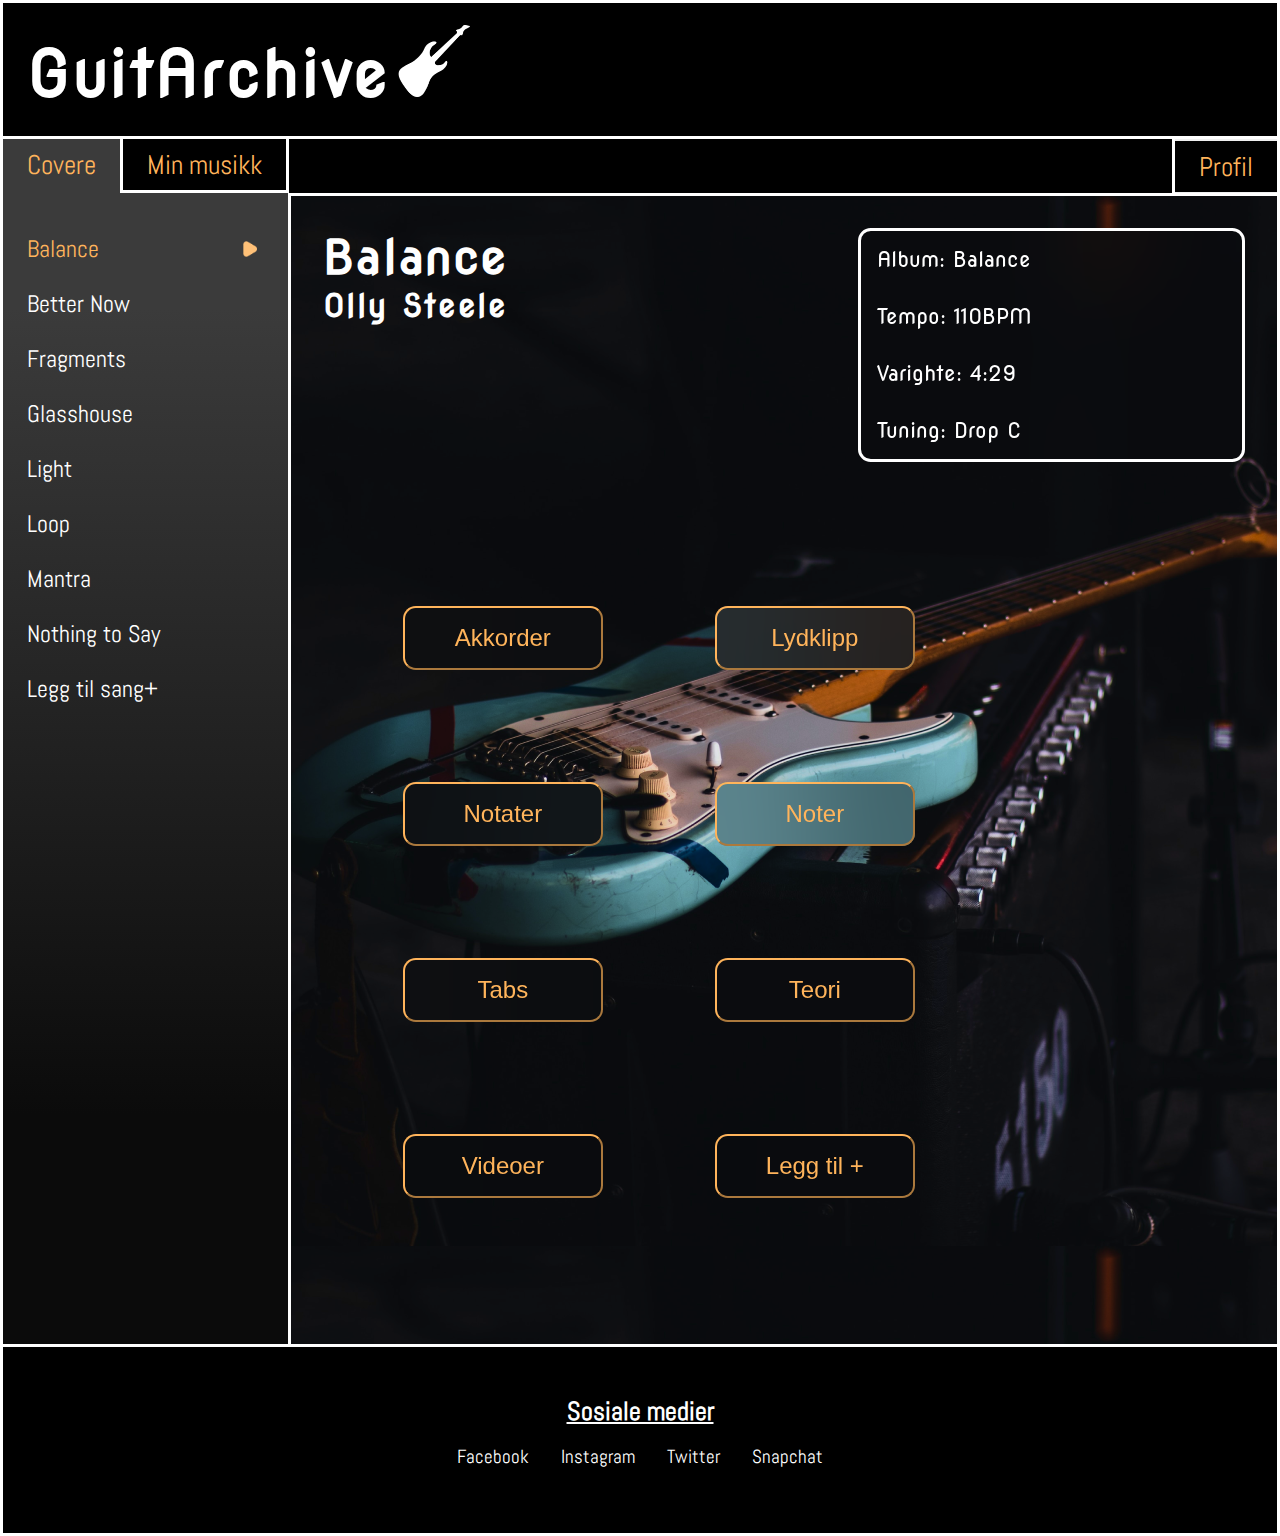
<file: index.html>
<!DOCTYPE html>
<html lang="en">

<head>
    <meta charset="UTF-8">
    <meta http-equiv="X-UA-Compatible" content="IE=edge">
    <meta name="viewport" content="width=device-width, initial-scale=1.0">
    <title>Covere</title>

    <!--Link to css-->
    <link rel="stylesheet" href="css/reset.css">
    <link rel="stylesheet" href="css/style.css">
</head>

<body>

    <header>
        <div class="logoFlex">
            <h1>GuitArchive</h1>
            <img src="./assets/guitarIcon.png" alt="Img of a guitar" class="guitarIcon">
        </div>
        <nav class="navTop">
            <ul class="navTopUl">
                <li class="coversLiA covereGray"><a href="./covere.html">Covere</a></li>
                <li class="minMusikkLiA minMusikkBlack"><a href="./minmusikk.html">Min musikk</a></li>
            </ul>
            <button class="profileButton"><a href="./profile.html">Profil</a></button>
        </nav>
    </header>

    <main>
        <section class="bigFlexOne">
            <nav class="navSongs">
                <ul>
                    <li class="firstSongLi">Balance <img src="./assets/trekantPil.png" alt="Trekantpil" class="triangelIcon"></li>
                    <li>Better Now</li>
                    <li>Fragments</li>
                    <li>Glasshouse</li>
                    <li>Light</li>
                    <li>Loop</li>
                    <li>Mantra</li>
                    <li>Nothing to Say</li>
                    <li>Legg til sang+</li>
                </ul>
            </nav>
            <section class="bigFlexTwo">
                <section class="bigFlexThree">
                    <div class="songTitles">
                        <h2>Balance</h2>
                        <h3>Olly Steele</h3>
                    </div>
                    <ul class="songInfo">
                        <li>Album: Balance</li>
                        <li>Tempo: 110BPM</li>
                        <li>Varighte: 4:29</li>
                        <li>Tuning: Drop C</li>
                    </ul>
                </section>
                <nav class="buttonsFlex">
                    <button>Akkorder</button>
                    <button>Lydklipp</button>
                    <button>Notater</button>
                    <button>Noter</button>
                    <button>Tabs</button>
                    <button>Teori</button>
                    <button>Videoer</button>
                    <button class="addCategory">Legg til +</button>
                </nav>
            </section>
        </section>
    </main>

    <footer>
        <h4>Sosiale medier</h4>
        <ul>
            <li><a href="https://www.facebook.com/">Facebook</a></li>
            <li><a href="https://www.instagram.com/">Instagram</a></li>
            <li><a href="https://twitter.com/">Twitter</a></li>
            <li><a href="https://www.snapchat.com/">Snapchat</a></li>
        </ul>
    </footer>

</body>
</html>
</file>
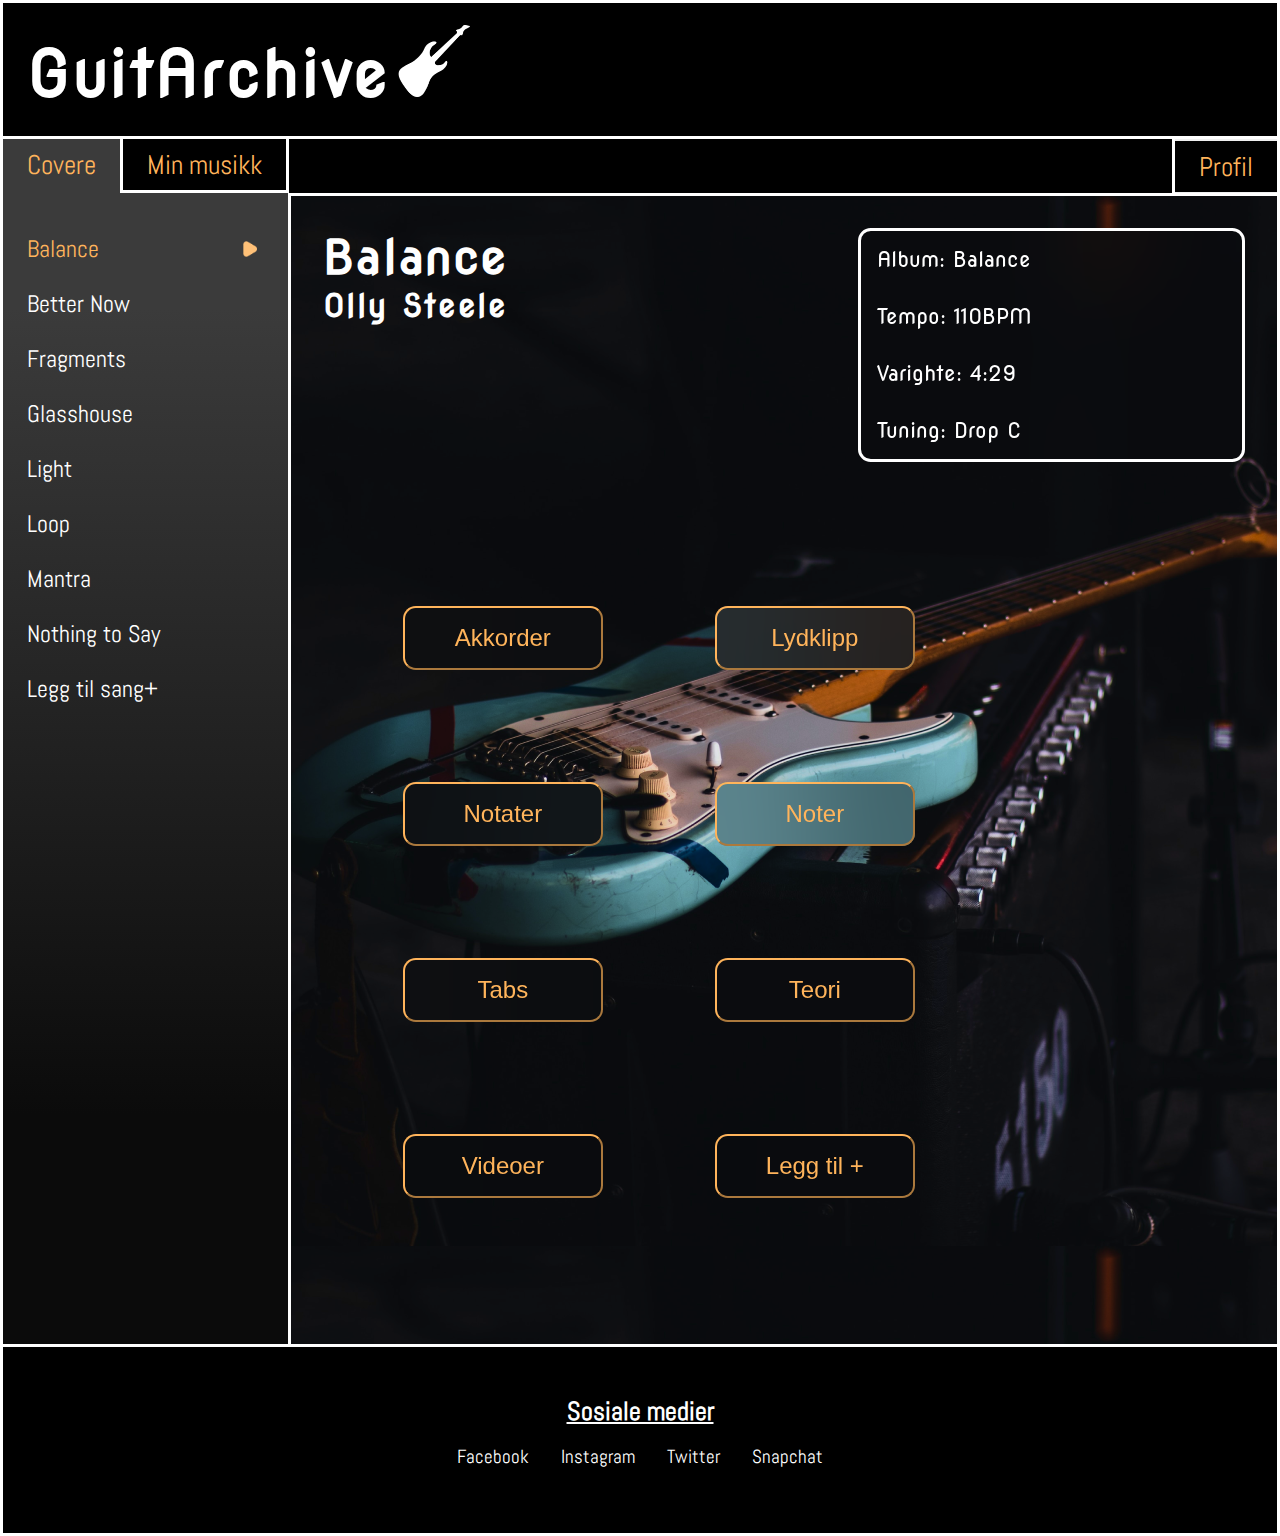
<file: covere.html>
<!DOCTYPE html>
<html lang="en">

<head>
    <meta charset="UTF-8">
    <meta http-equiv="X-UA-Compatible" content="IE=edge">
    <meta name="viewport" content="width=device-width, initial-scale=1.0">
    <title>Covere</title>

    <!--Link to css-->
    <link rel="stylesheet" href="css/reset.css">
    <link rel="stylesheet" href="css/style.css">

</head>

<body>
    <header>
        <div class="logoFlex">
            <h1>GuitArchive</h1>
            <img src="./assets/guitarIcon.png" alt="Img of a guitar" class="guitarIcon">
        </div>
        <nav class="navTop">
            <ul class="navTopUl">
                <li class="coversLiA covereGray"><a href="./covere.html">Covere</a></li>
                <li class="minMusikkLiA minMusikkBlack"><a href="./minmusikk.html">Min musikk</a></li>
            </ul>
            <button class="profileButton"><a href="./profile.html">Profil</a><!--ICON--></button>
        </nav>
    </header>

    <main>
        <section class="bigFlexOne">
            <nav class="navSongs">
                <ul>
                    <li class="firstSongLi">Balance <img src="./assets/trekantPil.png" alt="Trekantpil" class="triangelIcon"></li>
                    <li>Better Now</li>
                    <li>Fragments</li>
                    <li>Glasshouse</li>
                    <li>Light</li>
                    <li>Loop</li>
                    <li>Mantra</li>
                    <li>Nothing to Say</li>
                    <li>Legg til sang+</li>
                </ul>
            </nav>

            <section class="bigFlexTwo">
                <section class="bigFlexThree">
                    <div class="songTitles">
                        <h2>Balance</h2>
                        <h3>Olly Steele</h3>
                    </div>
                    <ul class="songInfo">
                        <li>Album: Balance</li>
                        <li>Tempo: 110BPM</li>
                        <li>Varighte: 4:29</li>
                        <li>Tuning: Drop C</li>
                    </ul>
                </section>
    
                <nav class="buttonsFlex">
                    <button>Akkorder</button>
                    <button>Lydklipp</button>
                    <button>Notater</button>
                    <button>Noter</button>
                    <button>Tabs</button>
                    <button>Teori</button>
                    <button>Videoer</button>
                    <button class="addCategory">Legg til +</button>
                </nav>
            </section>
        </section>
    
    </main>

    
    <footer>
        <h4>Sosiale medier</h4>
        <ul>
            <li><a href="https://www.facebook.com/">Facebook</a></li>
            <li><a href="https://www.instagram.com/">Instagram</a></li>
            <li><a href="https://twitter.com/">Twitter</a></li>
            <li><a href="https://www.snapchat.com/">Snapchat</a></li>
        </ul>
    </footer>


</body>

</html>
</file>
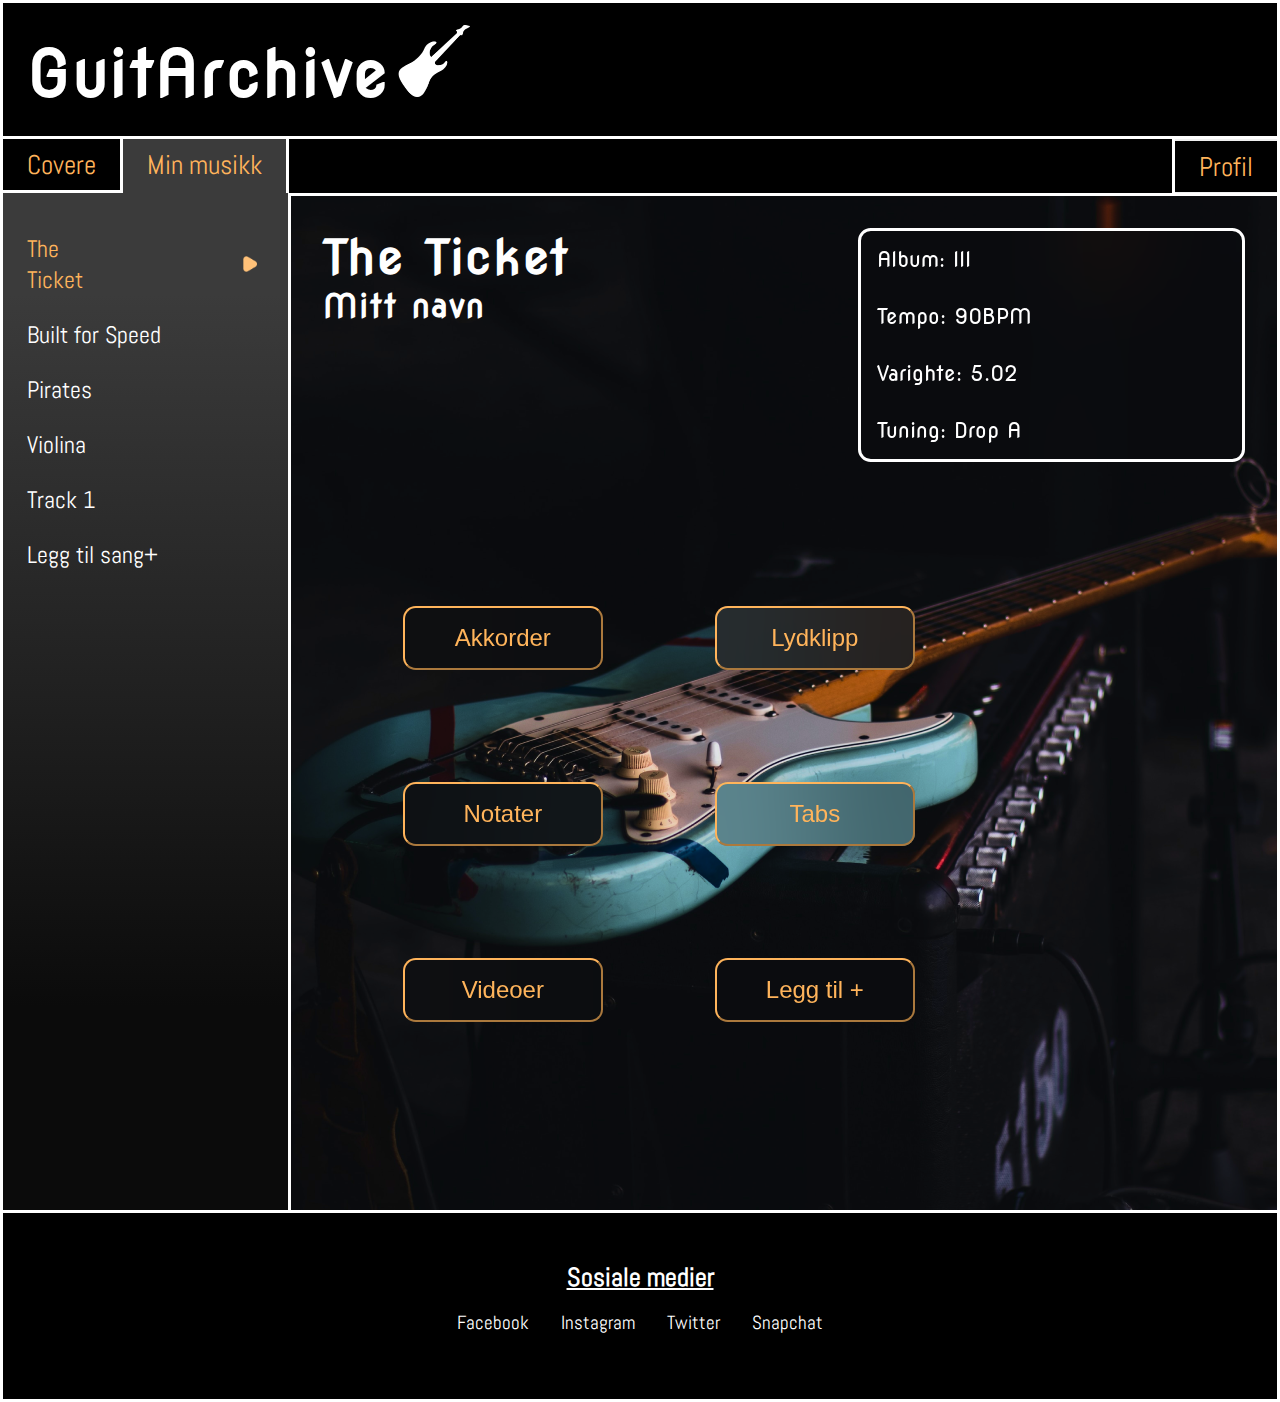
<file: minmusikk.html>
<!DOCTYPE html>
<html lang="en">

<head>
    <meta charset="UTF-8">
    <meta http-equiv="X-UA-Compatible" content="IE=edge">
    <meta name="viewport" content="width=device-width, initial-scale=1.0">
    <title>Min Musikk</title>

    <!--Link to css-->
    <link rel="stylesheet" href="css/reset.css">
    <link rel="stylesheet" href="css/style.css">
</head>

<body>

    <header>
        <div class="logoFlex">
            <h1>GuitArchive</h1>
            <img src="./assets/guitarIcon.png" alt="Img of a guitar" class="guitarIcon">
        </div>
        <nav class="navTop">
            <ul class="navTopUl">
                <li class="coversLiA covereBlack"><a href="./index.html">Covere</a></li>
                <li class="minMusikkLiA minMusikkGray"><a href="./minmusikk.html">Min musikk</a></li>
            </ul>
            <button class="profileButton"><a href="./profile.html">Profil</a></button>
        </nav>
    </header>

    <main>
        <section class="bigFlexOne">
            <nav class="navSongs">
                <ul>
                    <li class="firstSongLi">The Ticket<img src="./assets/trekantPil.png" alt="Trekantpil" class="triangelIconTwo"></li>
                    <li>Built for Speed</li>
                    <li>Pirates</li>
                    <li>Violina</li>
                    <li>Track 1</li>
                    <li>Legg til sang+</li>
                </ul>
            </nav>
            <section class="bigFlexTwo">
                <section class="bigFlexThree">
                    <div class="songTitles">
                        <h2>The Ticket</h2>
                        <h3>Mitt navn</h3>
                    </div>
                    <ul class="songInfo">
                        <li>Album: III</li>
                        <li>Tempo: 90BPM</li>
                        <li>Varighte: 5.02</li>
                        <li>Tuning: Drop A</li>
                    </ul>
                </section>
                <nav class="buttonsFlex">
                    <button>Akkorder</button>
                    <button>Lydklipp</button>
                    <button>Notater</button>
                    <button>Tabs</button>
                    <button>Videoer</button>
                    <button class="addCategory">Legg til +</button>
                </nav>
            </section>
        </section>
    </main>

    <footer>
        <h4>Sosiale medier</h4>
        <ul>
            <li><a href="https://www.facebook.com/">Facebook</a></li>
            <li><a href="https://www.instagram.com/">Instagram</a></li>
            <li><a href="https://twitter.com/">Twitter</a></li>
            <li><a href="https://www.snapchat.com/">Snapchat</a></li>
        </ul>
    </footer>

</body>
</html>
</file>
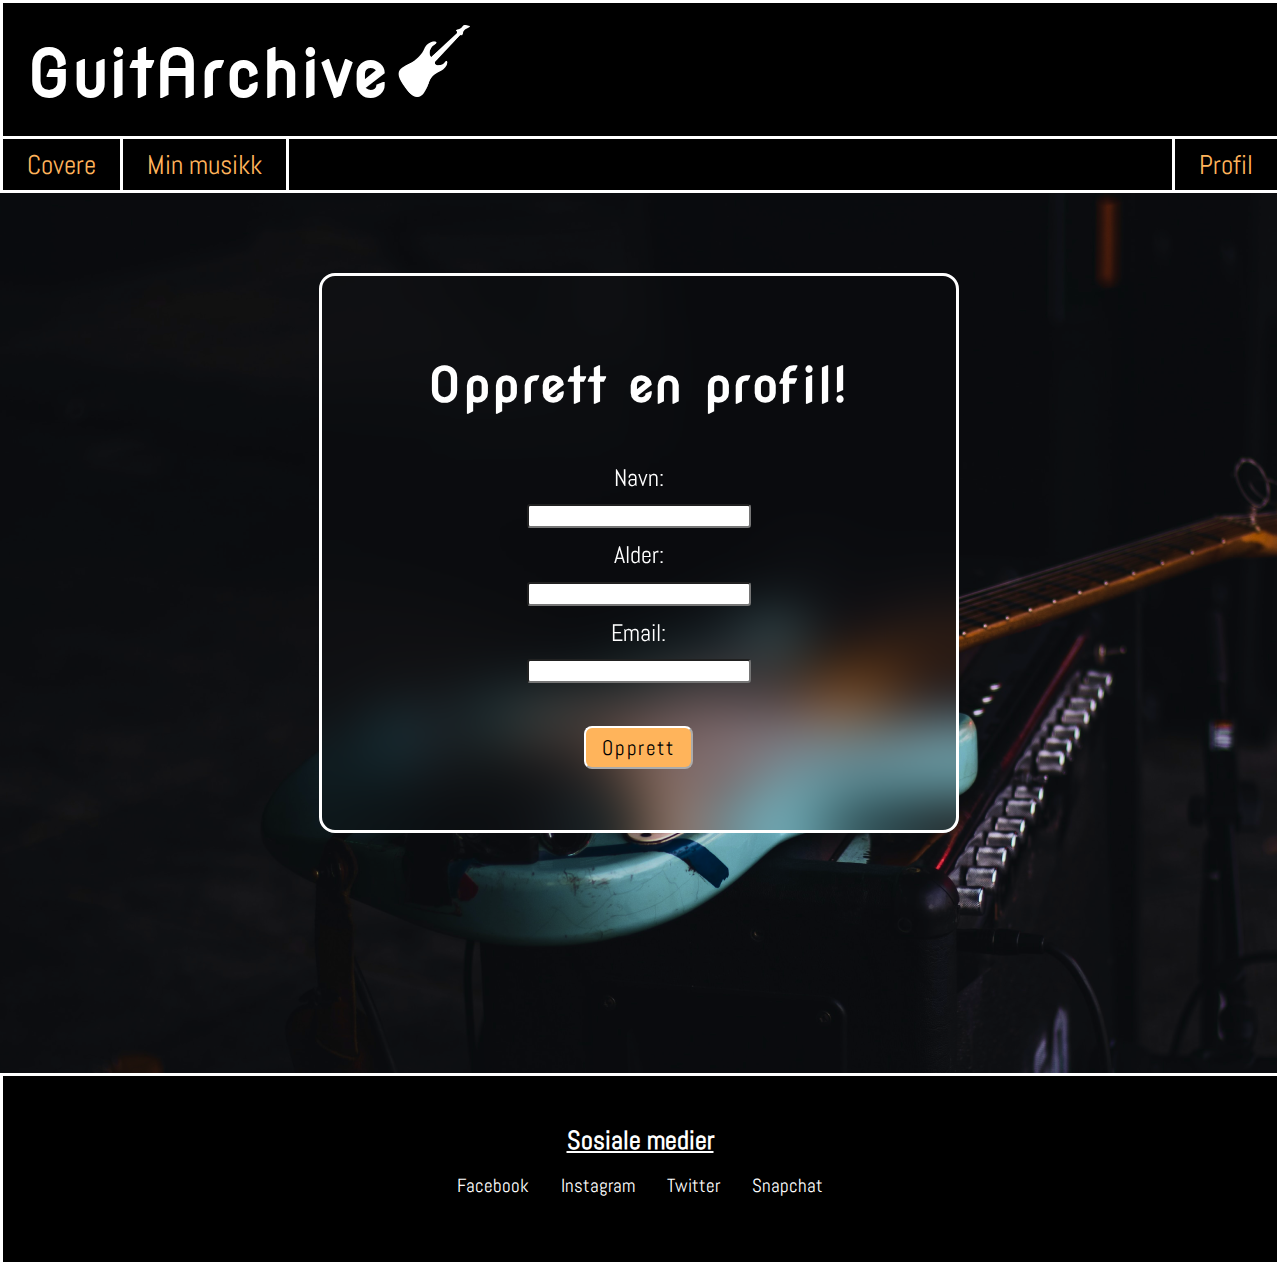
<file: profile.html>
<!DOCTYPE html>
<html lang="en">

<head>
    <meta charset="UTF-8">
    <meta http-equiv="X-UA-Compatible" content="IE=edge">
    <meta name="viewport" content="width=device-width, initial-scale=1.0">
    <title>Profil</title>

    <!--Link to css-->
    <link rel="stylesheet" href="css/reset.css">
    <link rel="stylesheet" href="css/style.css">
</head>

<body>

    <header>
        <div class="logoFlex">
            <h1>GuitArchive</h1>
            <img src="./assets/guitarIcon.png" alt="Img of a guitar" class="guitarIcon">
        </div>
        <nav class="navTop navTopBorder">
            <ul class="navTopUl">
                <li class="coversLiA covereBlackBorder"><a href="./index.html">Covere</a></li>
                <li class="minMusikkLiA minMusikkBlackBorder"><a href="./minmusikk.html">Min musikk</a></li>
            </ul>
            <button class="profileButton"><a href="./profile.html">Profil</a></button>
        </nav>
    </header>

    <main>
        <section class="profilSection">
            <div class="opprettProfilDiv">
                <h2 class="h2Profil">Opprett en profil!</h2>
                <form action="opprettProfil">
                    <label for="Name">Navn:</label>
                    <input type="text" class="nameInput">
                    <label for="Age">Alder:</label>
                    <input type="text" class="ageInput">
                    <label for="Email">Email:</label>
                    <input type="Putt inn Email" class="emailInput">
                    <button class="opprattButton">Opprett</button>
                </form>
            </div>
        </section>
    </main>

    <footer>
        <h4>Sosiale medier</h4>
        <ul>
            <li><a href="https://www.facebook.com/">Facebook</a></li>
            <li><a href="https://www.instagram.com/">Instagram</a></li>
            <li><a href="https://twitter.com/">Twitter</a></li>
            <li><a href="https://www.snapchat.com/">Snapchat</a></li>
        </ul>
    </footer>
    
</body>
</html>
</file>
<file: css/style.css>
/* --- FONTS --- */
@import url('https://fonts.googleapis.com/css2?family=Abel&display=swap');
@import url('https://fonts.googleapis.com/css2?family=Nova+Round&display=swap');


/* --- COLORS --- */
:root{
    --mainColor: #FFB45B;
    --whiteColor: #ffffff;
    --blackColor: #000000;
    --grayColor: #3B3B3B;
}



/* --- --- --- --- --- COVERS AND MIN MUSIKK PAGES --- --- --- --- --- */


html{
    font: 100%;
}

h1{
    font-family: 'Nova Round', cursive;
    font-size: 4rem;
    letter-spacing: 0.1rem;
    padding: 2rem 0.5rem 1.5rem 1.5rem;
    color: white;
}

h2{
    font-family: 'Nova Round', cursive;
    font-size: 3rem;
    letter-spacing: 0.1rem;
}

h3{
    font-family: 'Nova Round', cursive;
    font-size: 2rem;
    letter-spacing: 0.1rem;
}

h4{
    font-size: 1.6rem;
    color: var(--whiteColor);
    padding: 3rem 0 1rem 0;
    text-decoration: underline;
}

ul{
    list-style: none;
}

.guitarIcon{
    width: 4.5rem;
    height: 4.5rem;
    background-color: var(--blackColor);
    margin: 1.4rem 0rem;
}

.logoFlex{
    display: flex;
    background-color: var(--blackColor);
    border-style: solid;
    border-color: var(--whiteColor);
    border-width: 3px;
}

.navTop{
    font-family: 'Abel', sans-serif;
    font-size: 1.7rem;
    color: var(--mainColor);
    background-color: var(--blackColor);
    display: flex;
    flex-direction: row;
    justify-content: space-between;
}

.navTopUl{
    display: flex;
    flex-direction: row;
}

.navTopUl li{
    padding: 0.5rem 1.5rem;
}

.navTopBorder{
    border-style: hidden hidden solid solid;
    border-width: 3px;
    border-color: var(--whiteColor);
}

.coversLiA a{
    text-decoration: none;
    color: var(--mainColor);
}

.coversLiA{
    border-color: var(--whiteColor);
    border-width: 3px;
}

.covereGray{
    background-color: var(--grayColor);
    border-style: hidden solid hidden solid;
}

.covereBlack{
    background-color: var(--blackColor);
    border-style: hidden solid solid solid;
}

.covereBlackBorder{
    background-color: var(--blackColor);
    border-style: none;
}

.minMusikkLiA a{
    text-decoration: none;
    color: var(--mainColor);
}

.minMusikkLiA{
    border-style: hidden solid solid hidden;
    border-color: var(--whiteColor);
    border-width: 3px;
}

.minMusikkGray{
    background-color: var(--grayColor);
    border-style: hidden solid hidden hidden;
}

.minMusikkBlack{
    background-color: var(--blackColor);
}

.minMusikkBlackBorder{
    background-color: var(--blackColor);
    border-style: hidden solid;
}

.profileButton a{
    font-family: 'Abel', sans-serif;
    font-size: 1.7rem;
    text-decoration: none;
    padding: 0.5rem 1.5rem;
    color: var(--mainColor);
    background-color: var(--blackColor);
}

.profileButton{
    border-style: hidden solid;
    border-width: 3px;
    border-color: var(--whiteColor);
}

.navSongs{
    font-family: 'Abel', sans-serif;
    font-size: 1.5rem;
    padding: 2.5rem 1.9rem 40rem 1.5rem ;
    color: var(--whiteColor);
    background: linear-gradient(#3B3B3B  10% , #0b0b0b 80%);
    border-style: hidden solid;
    border-width: 3px;
    border-color: var(--whiteColor);
}

.navSongs ul{
    display: flex;
    flex-direction: column;
    gap: 1.5rem;  
}

.firstSongLi{
    display: flex;
    flex-direction: row;
    justify-content: space-between;
    align-items: center;
    color: var(--mainColor);
}

.triangelIcon{
    height: 1rem;
    align-items: center;
    padding-left: 9rem;
}

.triangelIconTwo{
    height: 1rem;
    align-items: center;
    padding-left: 10rem;
}

main{
    background-image: url(../assets/backgroundGuitar.png);
    border-style: hidden solid hidden hidden;
    border-width: 3px;
    border-color: var(--whiteColor);
}

.bigFlexOne{
    display: flex;
    flex-direction: row;
}

.bigFlexTwo{
    display: flex;
    flex-direction: column;   
}

.bigFlexThree{
    display: flex;
    flex-direction: row;
    justify-content: space-between;
    border-style: solid hidden hidden hidden;
    border-width: 3px;
    border-color: var(--whiteColor);
    color: var(--whiteColor);
}

.songTitles{
    padding: 2rem;
}

.songInfo{
    font-family: 'Nova Round', cursive;
    display: flex;
    flex-flow: row wrap;
    width: 24.2rem;
    font-size: 1.3rem;
    margin: 2rem 2rem 2rem 0rem;
    border-style: solid;
    border-radius: 0.8rem;
    backdrop-filter: blur(40px);
}

.songInfo li{
    padding: 1rem 1rem 1rem 1rem;
    min-width: 12rem;
}

.buttonsFlex{
    display: flex;
    flex-wrap: wrap;
    flex-direction: row;
    gap: 7rem;
    padding: 7rem;
}

.buttonsFlex button{
    background-color: transparent;
    color: var(--mainColor);
    border-color: var(--mainColor);
    border-radius: 0.8rem;
    padding: 1rem 2rem;
    font-size: 1.5rem;
    backdrop-filter: blur(100px);
    min-width: 200px;
}

footer{
    font-family: 'Abel', sans-serif;
    display: flex;
    flex-direction: column;
    align-items: center;
    background-color: var(--blackColor);
    border-style: solid;
    border-color: var(--whiteColor);
    border-width: 3px;
}

footer ul{
    display: flex;
    flex-direction: row;
    gap: 2rem;
    font-size: 1.2rem;
    padding-bottom: 4rem;
}

footer ul li a{
    text-decoration: none;
    color: var(--whiteColor);
}

footer ul li :hover{
    color: var(--mainColor);
    transition: 0.7s;
}



/* --- --- --- --- --- PROFILE PAGE --- --- --- --- --- */


.profilSection{
    display: flex;
    justify-content: center;
}

.opprettProfilDiv{
    color: var(--whiteColor);
    display: flex;
    flex-direction: column;
    align-items: center;
    width: 40rem;
    height: 35rem;
    padding: 5rem 0rem;
    margin: 5rem 0rem 15rem 0rem;
    border-radius: 1rem;
    border-style: solid;
    backdrop-filter: blur(30px);
}

.h2Profil{
    margin-bottom: 3rem;
    font-size: 3rem;
}

form{
    font-family: 'Abel', sans-serif;
    font-size: 1.5rem;
    display: flex;
    flex-direction: column;
    align-items: center;
    gap: 0.7rem;
}

form input{
    height: 1.5rem;
    width: 14rem;
    border-radius: 0.2rem;
}

.opprattButton{
    margin-top: 2rem;
    background-color: var(--mainColor);
    letter-spacing: 0.1rem;
    font-family: 'Abel', sans-serif;
    font-size: 1.3rem;
    border-color: var(--whiteColor);
    border-radius: 0.5rem;
    padding: 0.4rem 1rem;
}




/* --- --- --- MEDIA SCREEN UNDER 950PX --- --- --- */

@media screen and (max-width: 950px){
    
    .bigFlexOne{
        display: flex;
        flex-direction: row;
        justify-content: left;
        border-style: none;        
    }

    .bigFlexTwo{
        padding-right: 17rem;
        border-style: solid hidden;
        border-color: var(--whiteColor);
        border-width: 3px;
    }

    .bigFlexThree{
        display: flex;
        flex-direction: column; 
        align-items: center;  
        border-style: none;
    }

    .songTitles{
        display: flex;
        flex-direction: column;
        align-items: center;
    }

    .songInfo{
        display: flex;
        flex-direction: column;
        flex-wrap: wrap;
        align-items: center;
        width: 16rem;
        margin: 2rem 0rem;
    }

    .songInfo li{
        padding: 1.2rem 0rem;
        min-width: 8rem;
    }

    .buttonsFlex{
        display: flex;
        flex-direction: column;
        align-items: center;
    }
}




/* --- --- --- MEDIA SCREEN UNDER 650PX --- --- --- */

@media screen and (max-width: 650px){

    h1{
        font-size: 3rem;
        padding: 1.5rem 0.2rem 1.5rem 0.5rem ;
    }

    .guitarIcon{
        width: 2.5rem;
        height: 2.5rem;
        margin: 1.8rem 0rem;
    }

    .navTop{
        font-size: 1.5rem;
    }

    .navSongs{
        font-size: 1.3rem;
    }
        
    .balanceLi{
        color: var(--whiteColor);
    }

    .triangelIcon{
        display: none;
    }

    .bigFlexOne{
        display: flex;
        flex-direction: column;
    }

    .profileButton a{
        border-style: solid hidden;
        border-width: 0px;
        border-color: var(--whiteColor);
        font-size: 1.5rem;
    }

    .navSongs{
        padding-bottom: 10rem;
        border-style: hidden hidden hidden solid;
    }

    .bigFlexTwo{
        display: none;
    }

    .navTop{    
        display: flex;
        flex-direction: row;
        justify-content: space-between;
    }

    .navTopUl{
        display: flex;
        flex-direction: row;
        justify-content: space-evenly;
    }

    footer ul{
        display: flex;
        flex-direction: column;
        gap: 1rem;
    }

    .h2Profil{
        margin-bottom: 2rem;
        font-size: 2rem;
    }

    .opprettProfilDiv{
        width: 30rem;
        height: 30rem;
        padding: 2rem 0rem;
        margin: 4rem 0rem 10rem 0rem;
        border-radius: 1rem;
        border-style: solid;
    }
}
</file>
